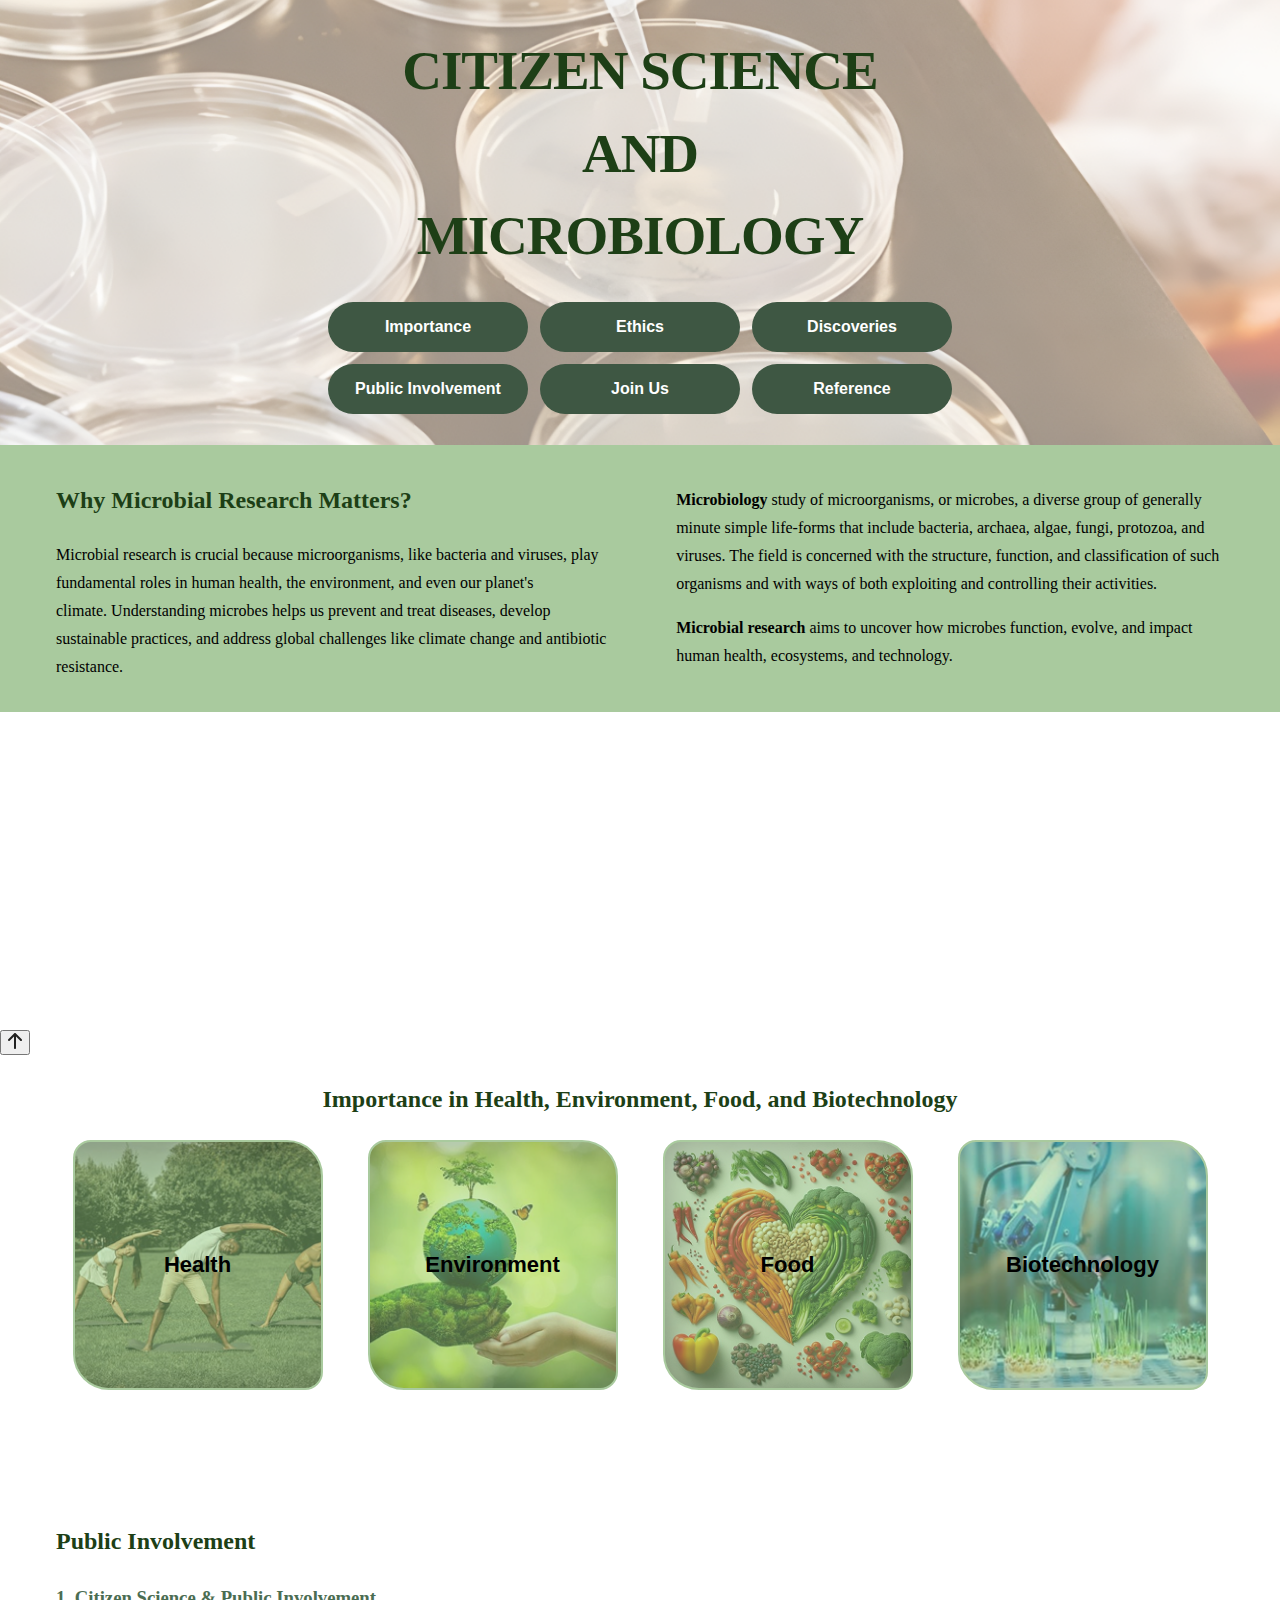
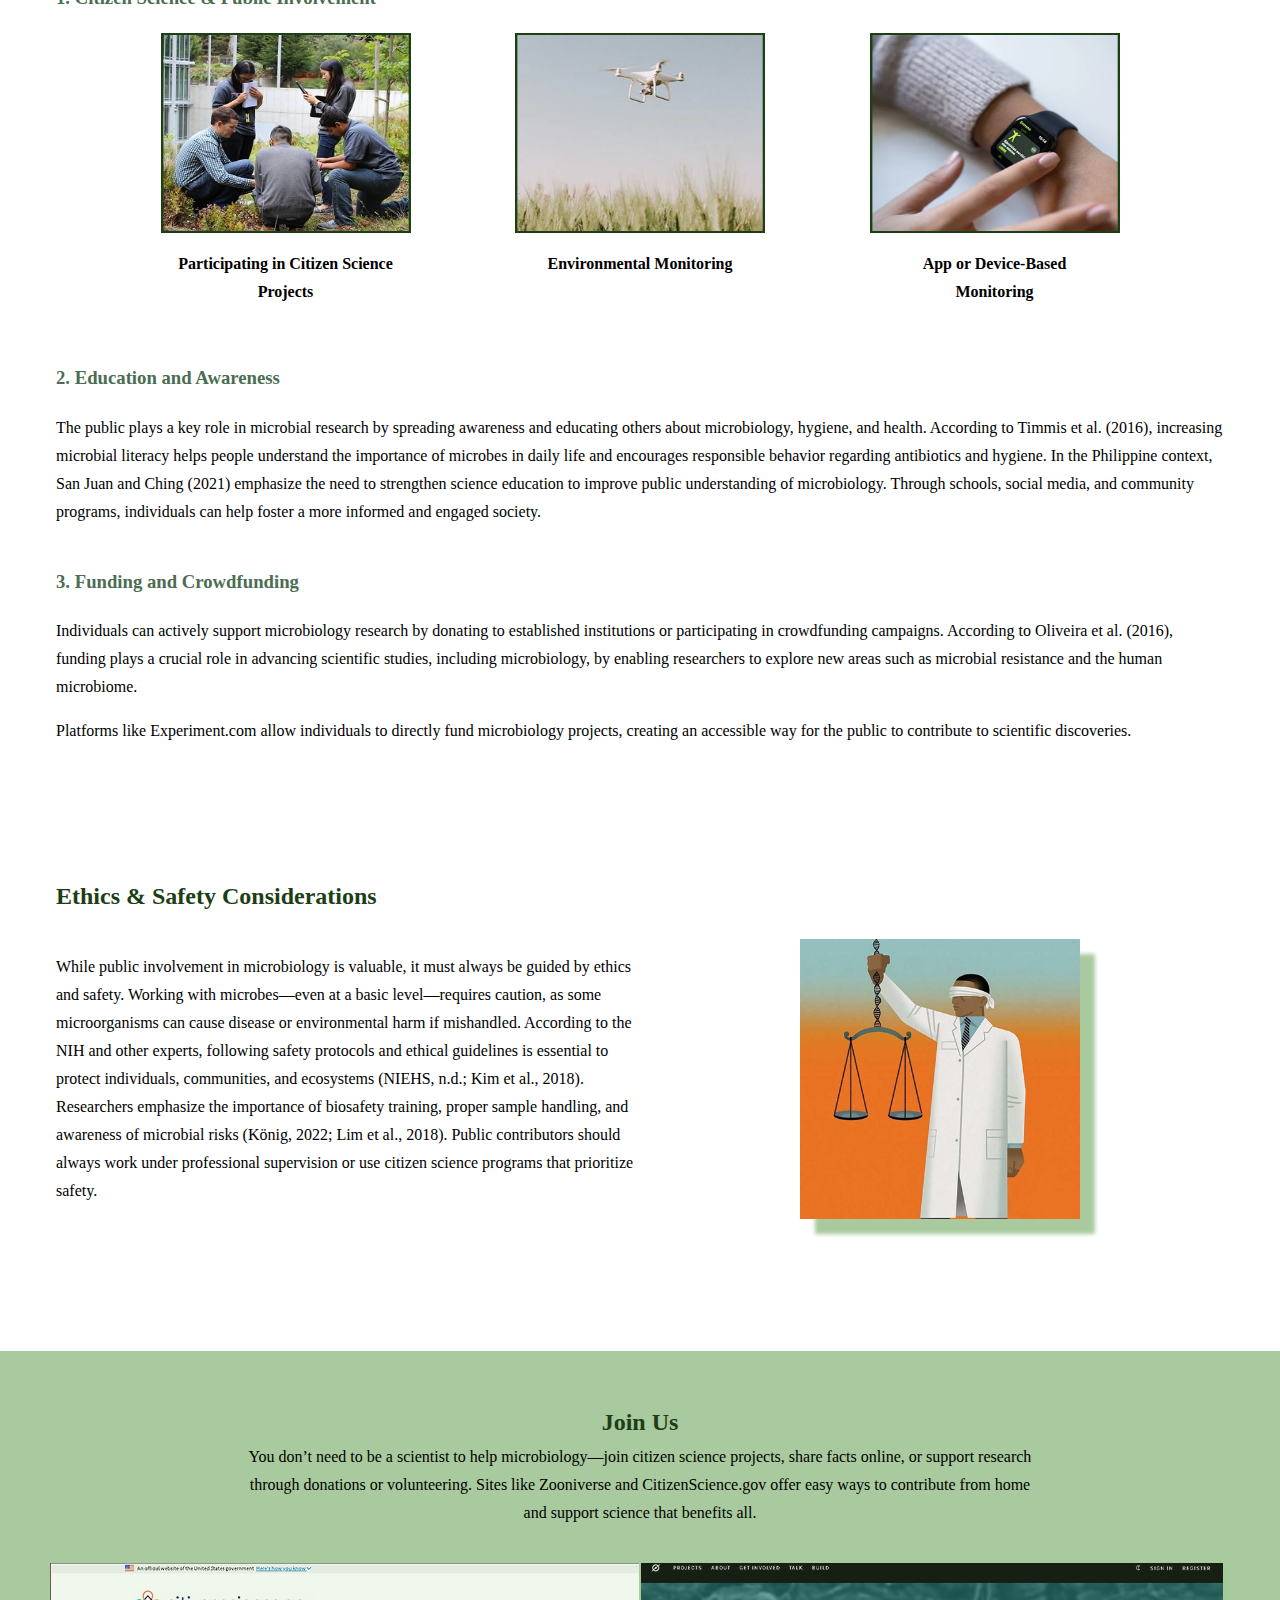
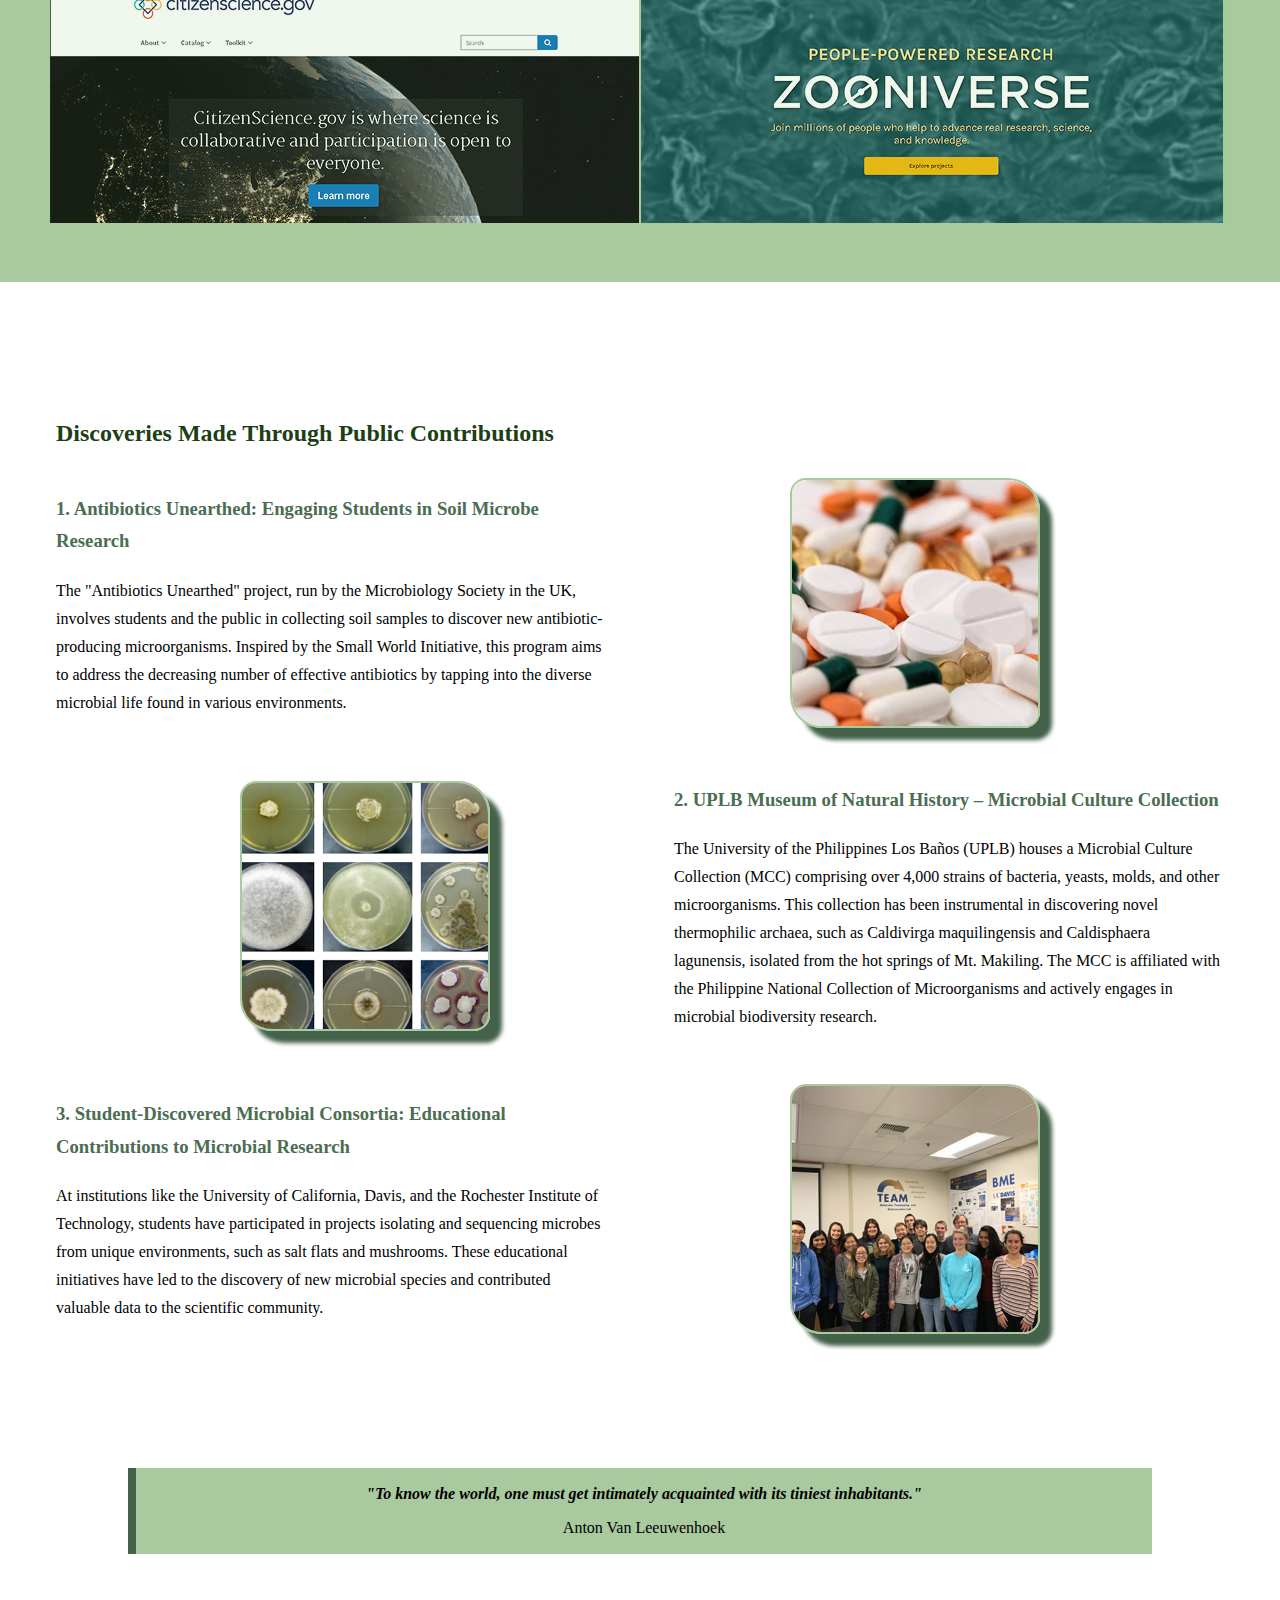
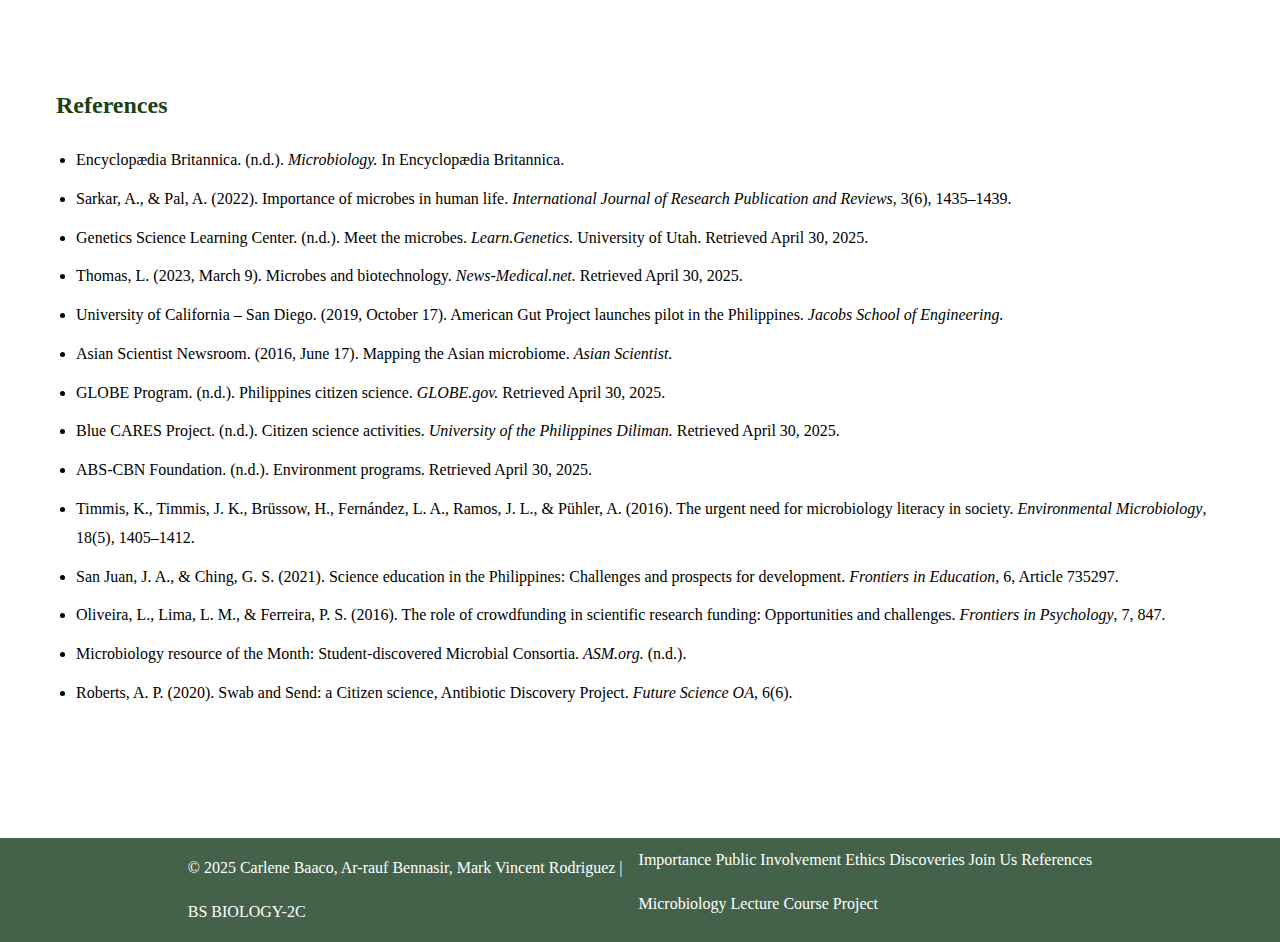
<file: index.html>
<!DOCTYPE html>
<html lang="en">
<head>
    <meta charset="UTF-8">
    <meta name="viewport" content="width=device-width, initial-scale=1.0">
    <title>Citizen Science and Microbiology</title>
    <link rel="stylesheet" href="./styles.css">
</head>
<body>
    <header>
        <div class="top-side">
            <h1>CITIZEN SCIENCE<br> AND <br> MICROBIOLOGY</h1>
            <div class="nav-btns">
                <div class="top-side-btns">
                    <a href="#importance"><button class="importance">Importance</button></a>
                    <a href="#ethics"><button class="ethics">Ethics</button></a>
                    <a href="#discoveries"><button class="discoveries">Discoveries</button></a>
                </div>
                <div class="bottom-side-btns">
                    <a href="#public-involvement"><button class="public-involvement">Public Involvement</button></a>
                    <a href="#join-us"><button class="join-us">Join Us</button></a>
                    <a href="#references"><button class="references">Reference</button></a>
                </div>
            </div>
        </div>
        <div class="bottom-side">
            <div class="bottom-left-side">
                <h2>Why Microbial Research Matters?</h2>
                <p>Microbial research is crucial because microorganisms, like bacteria and viruses, play fundamental roles in human health, the environment, and even our planet's climate. Understanding microbes helps us prevent and treat diseases, develop sustainable practices, and address global challenges like climate change and antibiotic resistance. </p>
            </div>
            <div class="bottom-right-side">
                <div class="bottom-right-top-side">
                    <p><b>Microbiology</b> study of microorganisms, or microbes, a diverse group of generally minute simple life-forms that include bacteria, archaea, algae, fungi, protozoa, and viruses. The field is concerned with the structure, function, and classification of such organisms and with ways of both exploiting and controlling their activities.</p>
                </div>
                <div class="bottom-right-bottom-side">
                    <p><b>Microbial research</b> aims to uncover how microbes function, evolve, and impact human health, ecosystems, and technology.</p>
                </div>
            </div>
        </div>
    </header>
    <main>
        <a href="#"><button class="scroll-up"><img src="./images/arrownicarlene.svg" alt="" style="margin: 0;"></button></a>
        <div id="overlay" class="overlay"></div>
        <div class="importance" id="importance">
            <h2>Importance in Health, Environment, Food, and Biotechnology</h2>
            <div class="importance-btns">
                <button id="health-btn" class="health">Health</button>
                <div id="health-info" class="health-info popup">
                    <button id="close-btn" class="close-btn" onclick="closePopUp()">X</button>
                    <h2 style="color: white;">Health</h2>
                    <p>Beneficial microbes, particularly those in our gut microbiome, play a crucial role in digestion, vitamin synthesis, and immune system regulation. For instance, gut bacteria help break down complex carbohydrates and produce essential vitamins like B12 and K. Disruptions in these microbial communities can lead to health issues, highlighting the importance of maintaining a balanced microbiome.​</p>
                </div>
                <button id="environment-btn" class="environment">Environment</button>
                <div id="environment-info" class="environment-info popup">
                    <button id="close-btn" class="close-btn" onclick="closePopUp()">X</button>
                    <h2 style="color: white;">Environment</h2>
                    <p>Microorganisms are vital for ecological balance. They decompose organic matter, recycling nutrients like carbon and nitrogen back into ecosystems. Certain bacteria also fix atmospheric nitrogen, converting it into forms usable by plants, thus supporting plant growth and soil fertility.​​</p>
                </div>
                <button id="food-btn" class="food">Food</button>
                <div id="food-info" class="food-info popup">
                    <button id="close-btn" class="close-btn" onclick="closePopUp()">X</button>
                    <h2 style="color: white;">Food</h2>
                    <p>In the food industry, microbes are essential for fermentation processes that produce bread, yogurt, cheese, and alcoholic beverages. They enhance flavor, texture, and nutritional value while also acting as natural preservatives. For example, lactic acid bacteria ferment sugars into lactic acid, which not only preserves food but also imparts a tangy flavor.​</p>
                </div>
                <button id="biotechnology-btn" class="biotechnology">Biotechnology</button>
                <div id="biotechnology-info" class="biotechnology-info popup">
                    <button id="close-btn" class="close-btn" onclick="closePopUp()">X</button>
                    <h2 style="color: white;">Biotechnology</h2>
                    <p>Microbial biotechnology harnesses microorganisms for various applications, including the production of antibiotics, enzymes, and biofuels. Genetically engineered microbes are used to manufacture insulin, human growth hormones, and other therapeutics. Additionally, microbes play a role in environmental cleanup efforts, such as bioremediation of oil spills and waste treatment.​</p>
                </div>
            </div>
        </div>
        <div class="public-involvement" id="public-involvement">
            <h2>Public Involvement</h2>
            <div class="public-involvement1">
                <button class="close-btn">X</button>
                <h3>1. Citizen Science & Public Involvement</h3>
                <div class="images">
                    <div class="image1">
                        <img src="./images/number1.png" alt="">
                        <p><b>Participating in Citizen Science Projects</b></p>
                    </div>
                    <div class="image2">
                        <img src="./images/number2.png" alt="">
                        <p><b>Environmental Monitoring</b></p>
                    </div>
                    <div class="image3">
                        <img src="./images/number3.png" alt="">
                        <p><b>App or Device-Based  Monitoring</b></p>
                    </div>
                </div>

                <!-- Overlay -->
                <div id="overlay" class="overlay"></div>

                <!-- Image Popup 1 -->
                <div id="img-popup1" class="img-popup">
                    <button class="close-btn">X</button>
                    <h3 style="color: white;">Citizen Science Projects</h3>
                    <p>Engaging in citizen science initiatives allows individuals to contribute directly to microbial research. For instance, the American Gut Project invites participants to submit biological samples, aiding in the mapping of the human microbiome.</p>
                    <p>The Philippines has been involved in microbiome research initiatives similar to the American Gut Project. Notably, the Microsetta Initiative—an expansion of the American Gut Project—launched its first global pilot in the Philippines in collaboration with the LifeScience Institute. This initiative aims to engage citizen scientists worldwide in microbiome studies, collecting biological samples and lifestyle data to better understand the human microbiome across diverse populations. The Philippine pilot focuses on exploring how lifestyle and health parameters vary due to the country's unique geography and cultural diversity, providing valuable insights for global microbiome research.</p>
                    <p>Additionally, the Asian Gut Project seeks to sequence human microbiomes across Asia, including the Philippines. This project is part of a broader effort to analyze microbial communities globally, with the goal of understanding how diet, lifestyle, and disease affect the balance of bacteria in the gut.</p>
                </div>

                <!-- Image Popup 2 -->
                <div id="img-popup2" class="img-popup">
                    <button class="close-btn">X</button>
                    <h3 style="color: white;">Environmental Monitoring</h3>
                    <p>The public can help track microbes in water, soil, and air by participating in citizen science projects or community-based environmental studies. These efforts are valuable for:</p>
                    <ul>
                        <li>Studying antibiotic resistance in local environments</li>
                        <li>Monitoring pollution effects on microbial diversity</li>
                        <li>Tracking the spread of pathogens or invasive species</li>
                        <li>Supporting climate and ecosystem health research</li>
                    </ul>
                    <p>By collecting samples or submitting observations, citizens contribute to data that researchers use to analyze environmental change and microbial impact.</p>
                </div>

                <!-- Image Popup 3 -->
                <div id="img-popup3" class="img-popup">
                    <button class="close-btn">X</button>
                    <h3 style="color: white;">App or Device-Based Monitoring</h3>
                    <p>Smartphones and digital devices are increasingly being used to collect microbial and environmental data. With the help of specialized apps or sensor-equipped devices, individuals can contribute valuable information to scientific databases. These tools can help detect microbial presence, monitor environmental conditions, and even support early detection of health threats.</p>
                    <p>Examples:</p>
                    <p><b>GLOBE Observer App (NASA):</b> People in the Philippines use the GLOBE Observer app to collect environmental data. It helps monitor the atmosphere, land, and mosquito habitats. This supports global research on climate and microbial environments.</p>
                    <p><b>Blue CARES Project (UP Diliman):</b> The Blue CARES project trains citizens to monitor marine environments. It includes water quality and microbial testing in coastal areas. Data helps protect ecosystems like coral reefs and seagrass beds.</p>
                    <p><b>Bantay Kalikasan – ABS-CBN Foundation:</b> Volunteers in Batangas collect data on coral reefs and mangroves. They use simple tools and devices to record environmental changes. The project supports both conservation and community awareness.</p>
                </div>


            </div>
            <div class="public-involvement2">
                <button class="close-btn">X</button>
                <h3>2. Education and Awareness</h3>
                <p>The public plays a key role in microbial research by spreading awareness and educating others about microbiology, hygiene, and health. According to Timmis et al. (2016), increasing microbial literacy helps people understand the importance of microbes in daily life and encourages responsible behavior regarding antibiotics and hygiene. In the Philippine context, San Juan and Ching (2021) emphasize the need to strengthen science education to improve public understanding of microbiology. Through schools, social media, and community programs, individuals can help foster a more informed and engaged society.</p>
            </div>
            <div class="public-involvement-3">
                <button class="close-btn">X</button>
                <h3>3. Funding and Crowdfunding</h3>
                <p>Individuals can actively support microbiology research by donating to established institutions or participating in crowdfunding campaigns. According to Oliveira et al. (2016), funding plays a crucial role in advancing scientific studies, including microbiology, by enabling researchers to explore new areas such as microbial resistance and the human microbiome.
                </p>
                <p>Platforms like <a href="https://experiment.com" target="_blank">Experiment.com</a> allow individuals to directly fund microbiology projects, creating an accessible way for the public to contribute to scientific discoveries.</p>
            </div>
        </div>
        <div class="ethics" id="ethics">
            <h2>Ethics & Safety Considerations</h2>
            <div class="ethics-left-side">
                <p>While public involvement in microbiology is valuable, it must always be guided by ethics and safety. Working with microbes—even at a basic level—requires caution, as some microorganisms can cause disease or environmental harm if mishandled. According to the NIH and other experts, following safety protocols and ethical guidelines is essential to protect individuals, communities, and ecosystems (NIEHS, n.d.; Kim et al., 2018). Researchers emphasize the importance of biosafety training, proper sample handling, and awareness of microbial risks (König, 2022; Lim et al., 2018). Public contributors should always work under professional supervision or use citizen science programs that prioritize safety.</p>
    
                <img src="./images/ethics.png" alt="">
            </div>
        </div>
        <div class="join-us" id="join-us">
            <h2>Join Us</h2>
            <p>You don’t need to be a scientist to help microbiology—join citizen science projects, share facts online, or support research through donations or volunteering. Sites like Zooniverse and CitizenScience.gov offer easy ways to contribute from home and support science that benefits all.</p>
            <div class="join-us-image-link">
                <div class="left-image">
                    <a href="https://www.citizenscience.gov/#" target="_blank"><img src="./images/left.png" alt=""></a>
                </div>
                <div class="right-image">
                    <a href="https://www.zooniverse.org" target="_blank"><img src="./images/right.png" alt=""></a>

                </div>
            </div>
           
        </div>
        <div class="discoveries" id="discoveries">
            <h2>Discoveries Made Through Public Contributions</h2>
            <div class="discovery-info">
                <div class="discovery-right-image">
                    <div class="left-text">
                        <h3>1. Antibiotics Unearthed: Engaging Students in Soil Microbe Research</h3>  
                        <p>The "Antibiotics Unearthed" project, run by the Microbiology Society in the UK, involves students and the public in collecting soil samples to discover new antibiotic-producing microorganisms. Inspired by the Small World Initiative, this program aims to address the decreasing number of effective antibiotics by tapping into the diverse microbial life found in various environments.</p>                  
                    </div>
                    <img src="./images/d1.png" alt="">
                </div>
                <div class="discovery-left-image">
                    <img src="./images/d2.png" alt="">
                    <div class="right-text">
                        <h3>2. UPLB Museum of Natural History – Microbial Culture Collection</h3>
                        <p>The University of the Philippines Los Baños (UPLB) houses a Microbial Culture Collection (MCC) comprising over 4,000 strains of bacteria, yeasts, molds, and other microorganisms. This collection has been instrumental in discovering novel thermophilic archaea, such as Caldivirga maquilingensis and Caldisphaera lagunensis, isolated from the hot springs of Mt. Makiling. The MCC is affiliated with the Philippine National Collection of Microorganisms and actively engages in microbial biodiversity research.</p>
                    </div>
                </div>
                <div class="discovery-right-image">
                    <div class="left-text">
                        <h3>3. Student-Discovered Microbial Consortia: Educational Contributions to Microbial Research</h3>  
                        <p>At institutions like the University of California, Davis, and the Rochester Institute of Technology, students have participated in projects isolating and sequencing microbes from unique environments, such as salt flats and mushrooms. These educational initiatives have led to the discovery of new microbial species and contributed valuable data to the scientific community.​</p>                  
                    </div>
                    <img src="./images/d3.png" alt="">
                </div>
            </div>
        </div>
        <div class="quote" id="quote">
            <p><b><i>"To know the world, one must get intimately acquainted with its tiniest inhabitants."</i></b></p>
            <p class="name">Anton Van Leeuwenhoek</p>
        </div>
        <div class="references" id="references">
            <h2>References</h2>
            <ul>
              <li>Encyclopædia Britannica. (n.d.). <em>Microbiology.</em> In Encyclopædia Britannica.</li>
              <li>Sarkar, A., & Pal, A. (2022). Importance of microbes in human life. <em>International Journal of Research Publication and Reviews</em>, 3(6), 1435–1439.</li>
              <li>Genetics Science Learning Center. (n.d.). Meet the microbes. <em>Learn.Genetics.</em> University of Utah. Retrieved April 30, 2025.</li>
              <li>Thomas, L. (2023, March 9). Microbes and biotechnology. <em>News-Medical.net.</em> Retrieved April 30, 2025.</li>
              <li>University of California – San Diego. (2019, October 17). American Gut Project launches pilot in the Philippines. <em>Jacobs School of Engineering.</em></li>
              <li>Asian Scientist Newsroom. (2016, June 17). Mapping the Asian microbiome. <em>Asian Scientist.</em></li>
              <li>GLOBE Program. (n.d.). Philippines citizen science. <em>GLOBE.gov.</em> Retrieved April 30, 2025.</li>
              <li>Blue CARES Project. (n.d.). Citizen science activities. <em>University of the Philippines Diliman.</em> Retrieved April 30, 2025.</li>
              <li>ABS-CBN Foundation. (n.d.). Environment programs. Retrieved April 30, 2025.</li>
              <li>Timmis, K., Timmis, J. K., Brüssow, H., Fernández, L. A., Ramos, J. L., & Pühler, A. (2016). The urgent need for microbiology literacy in society. <em>Environmental Microbiology</em>, 18(5), 1405–1412.</li>
              <li>San Juan, J. A., & Ching, G. S. (2021). Science education in the Philippines: Challenges and prospects for development. <em>Frontiers in Education</em>, 6, Article 735297.</li>
              <li>Oliveira, L., Lima, L. M., & Ferreira, P. S. (2016). The role of crowdfunding in scientific research funding: Opportunities and challenges. <em>Frontiers in Psychology</em>, 7, 847.</li>
              <li>Microbiology resource of the Month: Student-discovered Microbial Consortia. <em>ASM.org.</em> (n.d.).</li>
              <li>Roberts, A. P. (2020). Swab and Send: a Citizen science, Antibiotic Discovery Project. <em>Future Science OA</em>, 6(6).</li>
            </ul>
          </div>
    </main>
    <footer>
        <div class="names">
            <p> © 2025 Carlene Baaco, Ar-rauf Bennasir,
                Mark Vincent Rodriguez |
            </p>
            <p>BS BIOLOGY-2C</p>
        </div>
        <div class="footer-links">
            <div class="foot-link">
                <a href="#importance">Importance</a>
                <a href="#public-involvement">Public Involvement</a>
                <a href="#ethics">Ethics</a>
                <a href="#discoveries">Discoveries</a>
                <a href="#join-us">Join Us</a>
                <a href="#references">References</a>
            </div>
            <p>Microbiology Lecture Course Project</p>
        </div>  
    </footer>

    <script src="./scripts.js"></script>
</body>
</html>
</file>
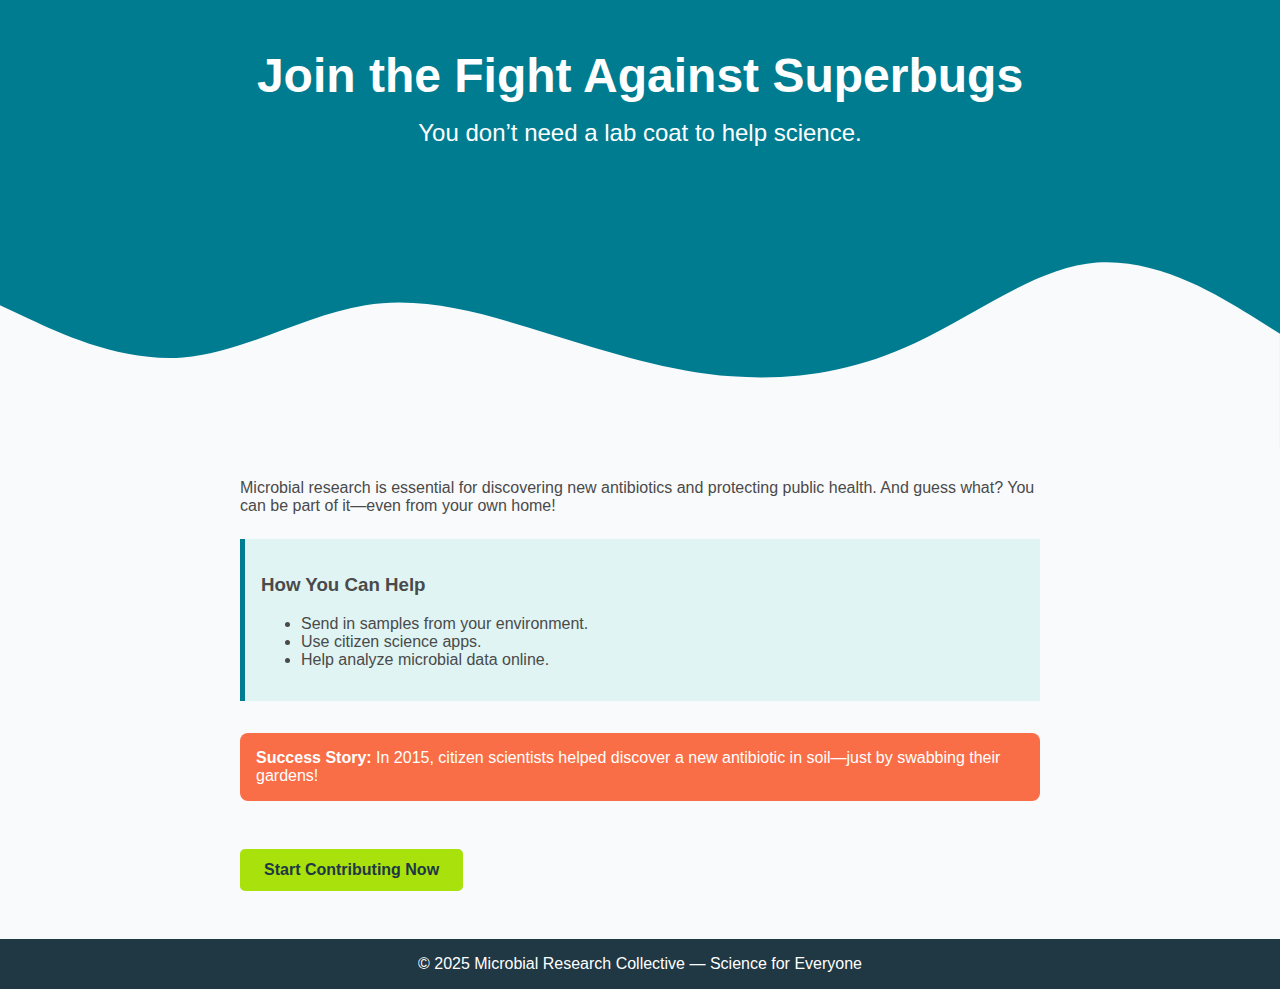
<file: worksshop/workshop.html>
<!DOCTYPE html>
<html lang="en">
<head>
    <meta charset="UTF-8">
    <meta name="viewport" content="width=device-width, initial-scale=1.0">
    <title>Document</title>
    <link rel="stylesheet" href="./worksshop.css">
</head>
<body>

    <header>
      <h1>Join the Fight Against Superbugs</h1>
      <p>You don’t need a lab coat to help science.</p>
      <svg xmlns="http://www.w3.org/2000/svg" viewBox="0 0 1440 320"><path fill="#F9FAFC" fill-opacity="1" d="M0,160L34.3,176C68.6,192,137,224,206,218.7C274.3,213,343,171,411,160C480,149,549,171,617,192C685.7,213,754,235,823,240C891.4,245,960,235,1029,202.7C1097.1,171,1166,117,1234,112C1302.9,107,1371,149,1406,170.7L1440,192L1440,320L1405.7,320C1371.4,320,1303,320,1234,320C1165.7,320,1097,320,1029,320C960,320,891,320,823,320C754.3,320,686,320,617,320C548.6,320,480,320,411,320C342.9,320,274,320,206,320C137.1,320,69,320,34,320L0,320Z"></path></svg>    
    </header>
  
    <div class="container">
      <p>Microbial research is essential for discovering new antibiotics and protecting public health. And guess what? You can be part of it—even from your own home!</p>
  
      <div class="highlight">
        <h3>How You Can Help</h3>
        <ul>
          <li>Send in samples from your environment.</li>
          <li>Use citizen science apps.</li>
          <li>Help analyze microbial data online.</li>
        </ul>
      </div>
  
      <div class="success-story">
        <strong>Success Story:</strong> In 2015, citizen scientists helped discover a new antibiotic in soil—just by swabbing their gardens!
      </div>
  
      <a href="#" class="cta-button">Start Contributing Now</a>
    </div>
  
    <footer>
      © 2025 Microbial Research Collective — Science for Everyone
    </footer>
  
  </body>
</html>
</file>
<file: styles.css>
* {
    box-sizing: border-box;
}

body {
    margin: 0;
    padding: 0;
    font-family: "Inter";
    line-height: 1.75;
    overflow-x: hidden;
}

h2 {
    color: #1D3F16;
}

h3 {
    color: #4B6D52;
}

a {
    text-decoration: none;
    color: black;
}

.importance, 
.ethics, 
.public-involvement, 
.join-us, 
.discoveries, 
.quote, 
.references {
    margin-bottom: 130px;
    padding: 0 56px;
}

button:hover {
    cursor: pointer;
}

header {
    min-height: 100vh;
    width: 100%;
    margin-bottom: 130px;
}

header h1 {
    margin: 15px 0 8px 0;
    font-size: 55px;
    font-weight: 900;
    line-height: 1.5;
    letter-spacing: -1px;
}

.top-side {    
    padding: 15px 0;
    background-image: url("./images/image-header-Picsart-AiImageEnhancer.png");
    background-repeat: no-repeat;
    background-size: cover;
    background-position: center;

    display: flex;
    flex-direction: column;
    justify-content: center;
    align-items: center;
}

.top-side h1 {
    text-align: center;
    color: #1D3F16;
}

.nav-btns {
    margin: 1rem;
    display: flex;
    flex-direction: column;
    align-items: center;
    justify-content: center;
    row-gap: 12px;
}

.top-side-btns {
    display: flex;
    column-gap: 12px;
}

.bottom-side-btns {
    display: flex;
    column-gap: 12px;
    padding: 0;
}

.nav-btns button {
    margin: 0;
    padding: 0 25px;
    font-weight: 600;
    color: white;
    background-color: #3E5743;
    border: none;
    border-radius: 150px;
    font-size: 16px;
    width: 200px;
    height: 50px;
    transition: all 0.3s ease;
}

.nav-btns button:hover {
    background-color: transparent;
    color: #3E5743;
    border: 1px solid #3E5743;
}

.bottom-side {
    width: 100%;
    display: flex;
    justify-content: space-evenly;
    align-items: center;
    column-gap: 56px;
    background-color: #A9CA9E;
    padding: 15px  56px;
}

.importance h2 {
    text-align: center;
}

.importance-btns {
    display: flex;
    justify-content: center;
    column-gap: 45px;
    position: relative;
}

.gray-background {
    position: absolute;
    top: 0;
    left: 0;
    width: 100%;
    height: 100vh;
    background-color: rgba(128, 128, 128, 0.702);
    z-index: 999;
}

.close-btn {
    border-radius: 50%;
    color: #ffff;
    border: 2px solid #ffff;
    background-color: transparent;
    font-size: 16px;
    font-weight: bold;
    height: 30px;
    width: 30px;
    margin: 0;
    position: absolute;
    right: 30px;
}

.popup {
    display: none;
    opacity: 0;
    transform: scale(0.95);
    transition: opacity 0.3s ease, transform 0.3s ease;
    position: absolute;
    background-color: #44624a;
    padding: 25px 50px;
    border-radius: 16px;
    z-index: 2;
    color: white;
    max-width: 600px;
}

.popup.show {
    display: block;
    opacity: 1;
    transform: scale(1);
}

.overlay {
    display: none;
    position: fixed;
    top: 0; left: 0;
    width: 100%;
    height: 100vh;
    background-color: rgba(0, 0, 0, 0.5);
    z-index: 1;
}
.overlay.show {
    display: block;
}

.importance-btns > button {
    width: 250px;
    height: 250px;
    border: 2px solid #A9CA9E;
    border-radius: 18px 36px 18px 36px;
    font-size: 22px;
    font-weight: 600;
    text-align: center;
    position: relative;
    transition: all 0.3s ease;
}

.importance-btns button:hover {
    transform: scale(1.05);
    box-shadow: 0 8px 20px rgba(0, 0, 0, 0.2);
    border-color: #3E5743;
}

.health {
    background-image: url("./images/Health.png");
    background-repeat: no-repeat;
    background-size: cover;
    background-position: center;
    border: none;
}

.environment {
    background-image: url("./images/Environment.png");
    background-repeat: no-repeat;
    background-size: cover;
    background-position: center;
    border: none;
}

.food {
    background-image: url("./images/Food.png");
    background-repeat: no-repeat;
    background-size: cover;
    background-position: center;
    border: none;
}

.biotechnology {
    background-image: url("./images/Biotech.png");
    background-repeat: no-repeat;
    background-size: cover;
    background-position: center;
    border: none;
}

.public-involvement > div {
    margin-bottom: 40px;
}

.images {
    display: flex;
    justify-content: space-evenly;
}

.images > div {
    width: 250px;
}

.images > div > img {
    width: 100%;
    height: 200px;
    transition: all 0.3s ease;
}

.images > div > img:hover {
    cursor: pointer;
    transform: scale(1.05);
}

.images > div > p {
    margin-top: 8px;
    padding: 0 16px;
    text-align: center;
}

.img-popup {
    display: none;
    position: fixed;
    z-index: 2;
    top: 50%;
    left: 50%;
    transform: translate(-50%, -50%);
    background-color: #44624a;
    padding: 30px;
    border-radius: 16px;
    color: white;
    width: 60%;
    max-width: 500px;
    box-shadow: 0 10px 30px rgba(0,0,0,0.3);
}

.img-popup.show {
    display: block;
}

.ethics-left-side {
    display: flex;
    justify-content: space-between;
    align-items: center;
}

.ethics-left-side p {
    width: 600px;
}

.ethics-left-side > img {
    margin: auto;
    width: 280px;
    height: 280px;
    box-shadow: 15px 15px 4px 0 #A9CA9E;
}

.join-us {
    width: 100%;
    display: flex;
    flex-direction: column;
    justify-content: center;
    text-align: center;
    background-color: #A9CA9E;
    padding-top: 50px;
    padding-bottom: 50px;
}

.join-us h2 {
    margin: 0;
}

.join-us > p {
    margin: auto;
    width: 800px;
}

.join-us-image-link {
    margin-top: 36px;
    display: flex;
    column-gap: 2px;
    justify-content: center;
}

.left-image img,
.right-image img {
    transition: all 0.3s ease;
    position: relative;
}

.left-image img:hover,
.right-image img:hover {
    cursor: pointer;
    opacity: 0.5;
}

.left-image p,
.right-image p {
    position: absolute;
    display: none;
    top: 50%;
    left: 50%;
    z-index: 0;
}

.left-image img:hover p {
    display: block;
}

.discovery-info > div {
    display: flex;
    align-items: center;
    margin-bottom: 32px;
}

.left-text {
    width: 550px;
}

.right-text {
    width: 550px;
}

.discovery-info img {
    margin: auto;
    width: 250px;
    height: 250px;
    border: 2px solid #A9CA9E;
    border-radius: 16px 32px 16px 32px;
    box-shadow: 12px 12px 4px 0 #44624A;
}

.quote {
    width: 80%;
    margin: auto;
    margin-bottom: 130px;
    padding: 12px 16px;
    border-left: 8px solid #44624A;
    background-color: #A9CA9E;
    text-align: center;
}

.quote p {
    margin: 0;
}

.quote .name {
    margin-top: 6px;
}

.references ul {
    list-style-type: disc;
    padding-left: 20px;
    line-height: 1.8;
    font-size: 16px;
}

#references li {
    margin-bottom: 10px;
}

footer {
    display: flex;
    justify-content: center;
    align-items: center;
    column-gap: 16px;
    background-color: #44624A;
    color: white;
}

footer a {
    color: white;
}

/* Media Queries for Responsiveness */

@media (max-width: 768px) {
    .top-side-btns, .bottom-side-btns {
        flex-direction: column;
        align-items: center;
    }

    .nav-btns button {
        width: 150px;
        font-size: 14px;
        height: 40px;
    }

    .importance-btns > button {
        width: 200px;
        height: 200px;
        font-size: 18px;
    }

    .images {
        flex-direction: column;
        align-items: center;
    }

    .images > div {
        width: 90%;
        margin-bottom: 16px;
    }

    .ethics-left-side p, .left-text, .right-text {
        width: 100%;
    }

    .join-us > p {
        width: 90%;
    }

    .discovery-info > div {
        flex-direction: column;
        align-items: center;
    }

    footer {
        flex-direction: column;
        text-align: center;
    }
}

@media (max-width: 480px) {
    header h1 {
        font-size: 30px;
    }

    .top-side h1 {
        font-size: 24px;
    }

    .importance-btns > button {
        width: 150px;
        height: 150px;
        font-size: 16px;
    }

    .join-us > p {
        width: 100%;
    }

    .discovery-info img {
        width: 200px;
        height: 200px;
    }
}
</file>
<file: worksshop/worksshop.css>
body {
    font-family: 'Segoe UI', sans-serif;
    background-color: #F9FAFC; /* Soft White */
    color: #4A4A4A; /* Slate Gray */
    margin: 0;
    padding: 0;
  }

  header {
    background-color: #007C91; /* Teal Blue */
    color: white;
    padding: 3rem 0 0 0;
    text-align: center;
  }

  header h1 {
    font-size: 3rem;
    margin: 0;
  }

  header p {
    margin: 1rem 0;
    font-size: 1.5rem;
  }

  header svg {
    display: block;
  }

  .container {
    max-width: 800px;
    margin: 0 auto ;
    padding: 1rem;
  }

  .highlight {
    background-color: #DFF4F3; /* Powder Blue */
    border-left: 5px solid #007C91;
    padding: 1rem;
    margin: 1.5rem 0;
  }

  .success-story {
    background-color: #F96E46; /* Coral Pink */
    color: white;
    padding: 1rem;
    border-radius: 8px;
    margin: 2rem 0;
  }

  .cta-button {
    display: inline-block;
    background-color: #A8E10C; /* Bright Lime */
    color: #203744; /* Deep Navy */
    padding: 0.75rem 1.5rem;
    text-decoration: none;
    font-weight: bold;
    border-radius: 5px;
    margin-top: 1rem;
  }

  footer {
    background-color: #203744; /* Deep Navy */
    color: white;
    text-align: center;
    padding: 1rem;
    margin-top: 2rem;
  }
</file>
